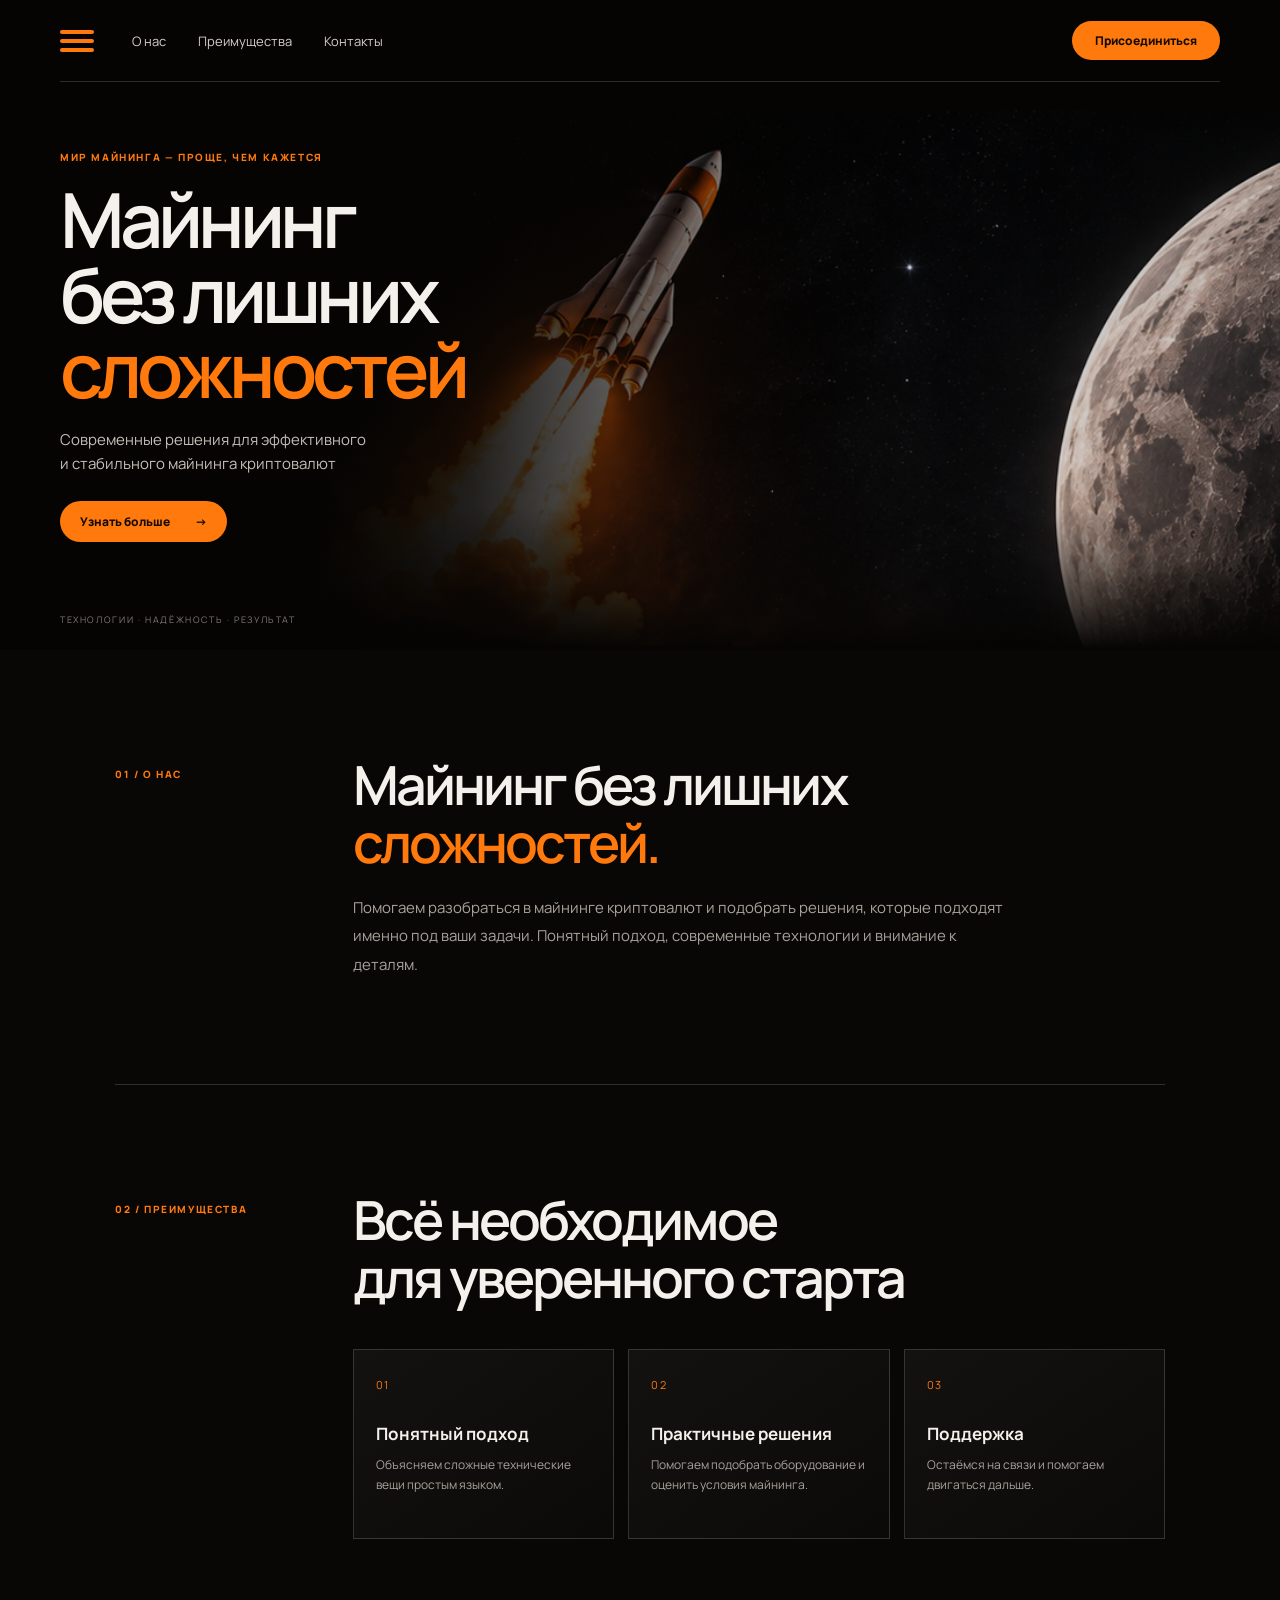
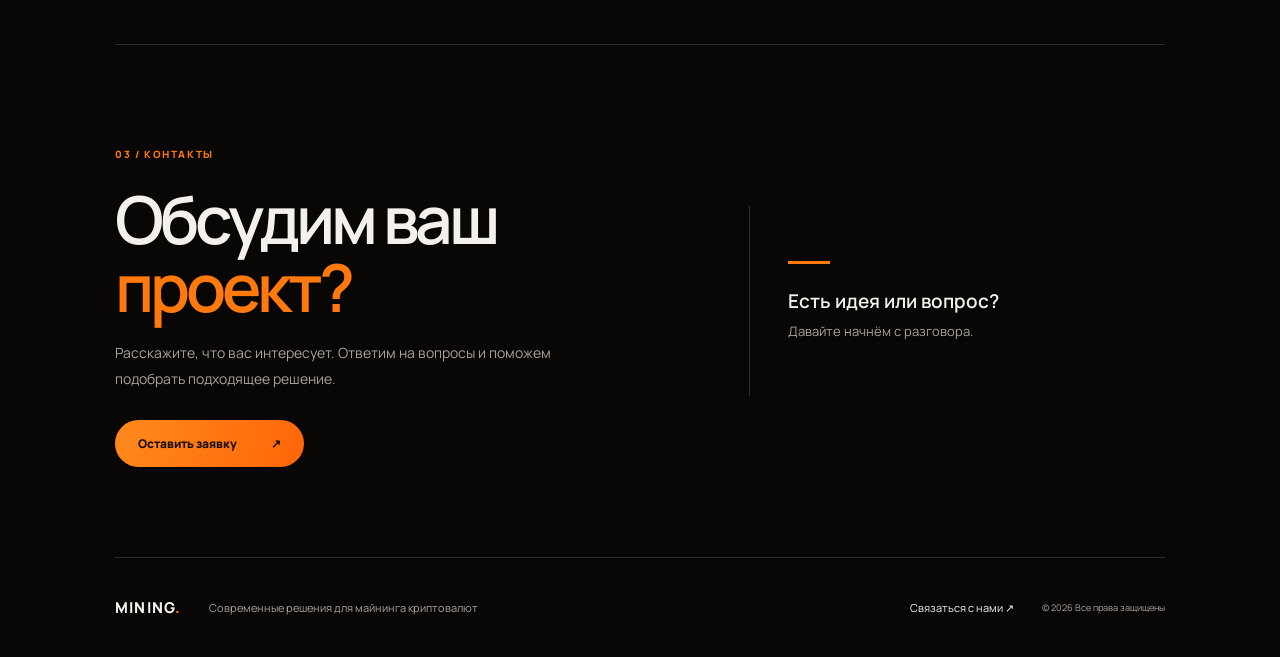
<file: index.html>
<!doctype html>
<html lang="ru">
<head>
  <meta charset="UTF-8">
  <meta name="viewport" content="width=device-width, initial-scale=1">
  <meta name="description" content="Современные решения для эффективного и стабильного майнинга криптовалют.">
  <meta name="theme-color" content="#080706">
  <title>Майнинг без лишних сложностей</title>
  <link rel="preconnect" href="https://fonts.googleapis.com">
  <link rel="preconnect" href="https://fonts.gstatic.com" crossorigin>
  <link href="https://fonts.googleapis.com/css2?family=Manrope:wght@400;500;600;700;800&display=swap" rel="stylesheet">
  <link rel="stylesheet" href="styles.css?v=contact-modal-2">
</head>
<body>
  <main>
    <section class="hero" id="top">
      <div class="hero-art" aria-hidden="true"></div>
      <div class="hero-shade" aria-hidden="true"></div>
      <div class="hero-inner">
        <header class="site-header">
          <a class="brand-mark" href="#top" aria-label="На главную">
            <span></span><span></span><span></span>
          </a>
          <nav class="main-nav" aria-label="Главная навигация">
            <a href="#about">О нас</a>
            <a href="#advantages">Преимущества</a>
            <a href="#contacts">Контакты</a>
          </nav>
          <button class="join-button" type="button" data-open-contact>Присоединиться</button>
          <button class="menu-toggle" aria-label="Открыть меню" aria-expanded="false">
            <span></span><span></span><span></span>
          </button>
        </header>

        <div class="mobile-menu" hidden>
          <a href="#about">О нас</a>
          <a href="#advantages">Преимущества</a>
          <a href="#contacts">Контакты</a>
        </div>

        <div class="hero-copy">
          <p class="eyebrow">МИР МАЙНИНГА — ПРОЩЕ, ЧЕМ КАЖЕТСЯ</p>
          <h1>Майнинг<br>без лишних<br><span>сложностей</span></h1>
          <p class="hero-description">Современные решения для эффективного<br class="desktop-break"> и стабильного майнинга криптовалют</p>
          <a class="primary-button" href="#about">Узнать больше <span aria-hidden="true">→</span></a>
        </div>
        <div class="hero-bottom-note">ТЕХНОЛОГИИ · НАДЁЖНОСТЬ · РЕЗУЛЬТАТ</div>
      </div>
    </section>

    <section class="intro content-section" id="about">
      <div class="section-kicker">01 / О НАС</div>
      <div class="section-content">
        <h2>Майнинг без лишних<br><span>сложностей.</span></h2>
        <p>Помогаем разобраться в майнинге криптовалют и подобрать решения, которые подходят именно под ваши задачи. Понятный подход, современные технологии и внимание к деталям.</p>
      </div>
    </section>

    <section class="advantages content-section" id="advantages">
      <div class="section-kicker">02 / ПРЕИМУЩЕСТВА</div>
      <div class="section-content">
        <h2>Всё необходимое<br>для уверенного старта</h2>
        <div class="advantage-grid">
          <article class="advantage-card">
            <span class="card-number">01</span>
            <h3>Понятный подход</h3>
            <p>Объясняем сложные технические вещи простым языком.</p>
          </article>
          <article class="advantage-card">
            <span class="card-number">02</span>
            <h3>Практичные решения</h3>
            <p>Помогаем подобрать оборудование и оценить условия майнинга.</p>
          </article>
          <article class="advantage-card">
            <span class="card-number">03</span>
            <h3>Поддержка</h3>
            <p>Остаёмся на связи и помогаем двигаться дальше.</p>
          </article>
        </div>
      </div>
    </section>

    <section class="contact-section" id="contacts">
      <div class="contact-copy">
        <div class="section-kicker">03 / КОНТАКТЫ</div>
        <h2>Обсудим ваш<br><span>проект?</span></h2>
        <p>Расскажите, что вас интересует. Ответим на вопросы и поможем подобрать подходящее решение.</p>
        <button class="contact-open-button" type="button" data-open-contact>
          Оставить заявку <span aria-hidden="true">↗</span>
        </button>
      </div>
      <div class="contact-side">
        <span class="contact-side-line"></span>
        <p>Есть идея или вопрос?</p>
        <span>Давайте начнём с разговора.</span>
      </div>
    </section>



  </main>

  <footer class="site-footer">
    <a class="footer-brand" href="#top">MINING<span>.</span></a>
    <p>Современные решения для майнинга криптовалют</p>
    <a href="#contacts">Связаться с нами <span aria-hidden="true">↗</span></a>
    <small>© <span id="year"></span> Все права защищены</small>
  </footer>


  <div class="contact-modal" id="contact-modal" aria-hidden="true">
      <div class="contact-modal-backdrop" data-close-contact></div>
      <div class="contact-modal-dialog" role="dialog" aria-modal="true" aria-labelledby="contact-modal-title">
        <button class="contact-modal-close" type="button" aria-label="Закрыть форму" data-close-contact>×</button>
        <div class="section-kicker">СВЯЗАТЬСЯ С НАМИ</div>
        <h2 id="contact-modal-title">Оставить <span>заявку</span></h2>
        <p class="modal-description">Заполните форму, и мы свяжемся с вами.</p>

        <form class="contact-form" id="contact-form">
          <label for="fullname">Ваше имя</label>
          <input id="fullname" name="ФИО" type="text" placeholder="Как к вам обращаться?" autocomplete="name" required minlength="2">
          <label for="phone">Номер телефона</label>
          <input id="phone" name="Телефон" type="tel" placeholder="+7 (___) ___-__-__" autocomplete="tel" required>
          <label for="email">Электронная почта</label>
          <input id="email" name="Email" type="email" placeholder="name@example.com" autocomplete="email" required>
          <label for="message">Чем можем помочь?</label>
          <textarea id="message" name="Сообщение" rows="3" placeholder="Коротко опишите ваш вопрос..."></textarea>

          <input class="honeypot" type="text" name="_honey" tabindex="-1" autocomplete="off" aria-hidden="true">
          <input type="hidden" name="_subject" value="Новая заявка с сайта">
          <input type="hidden" name="_template" value="table">

          <button class="submit-button" type="submit">Отправить заявку <span aria-hidden="true">→</span></button>
          <p class="form-status" id="form-status" role="status" aria-live="polite"></p>
          <p class="privacy-note">Нажимая «Отправить заявку», вы соглашаетесь на обработку указанных данных для ответа на обращение.</p>
        </form>
      </div>
    </div>

  <script src="script.js?v=contact-modal-2"></script>
</body>
</html>
</file>
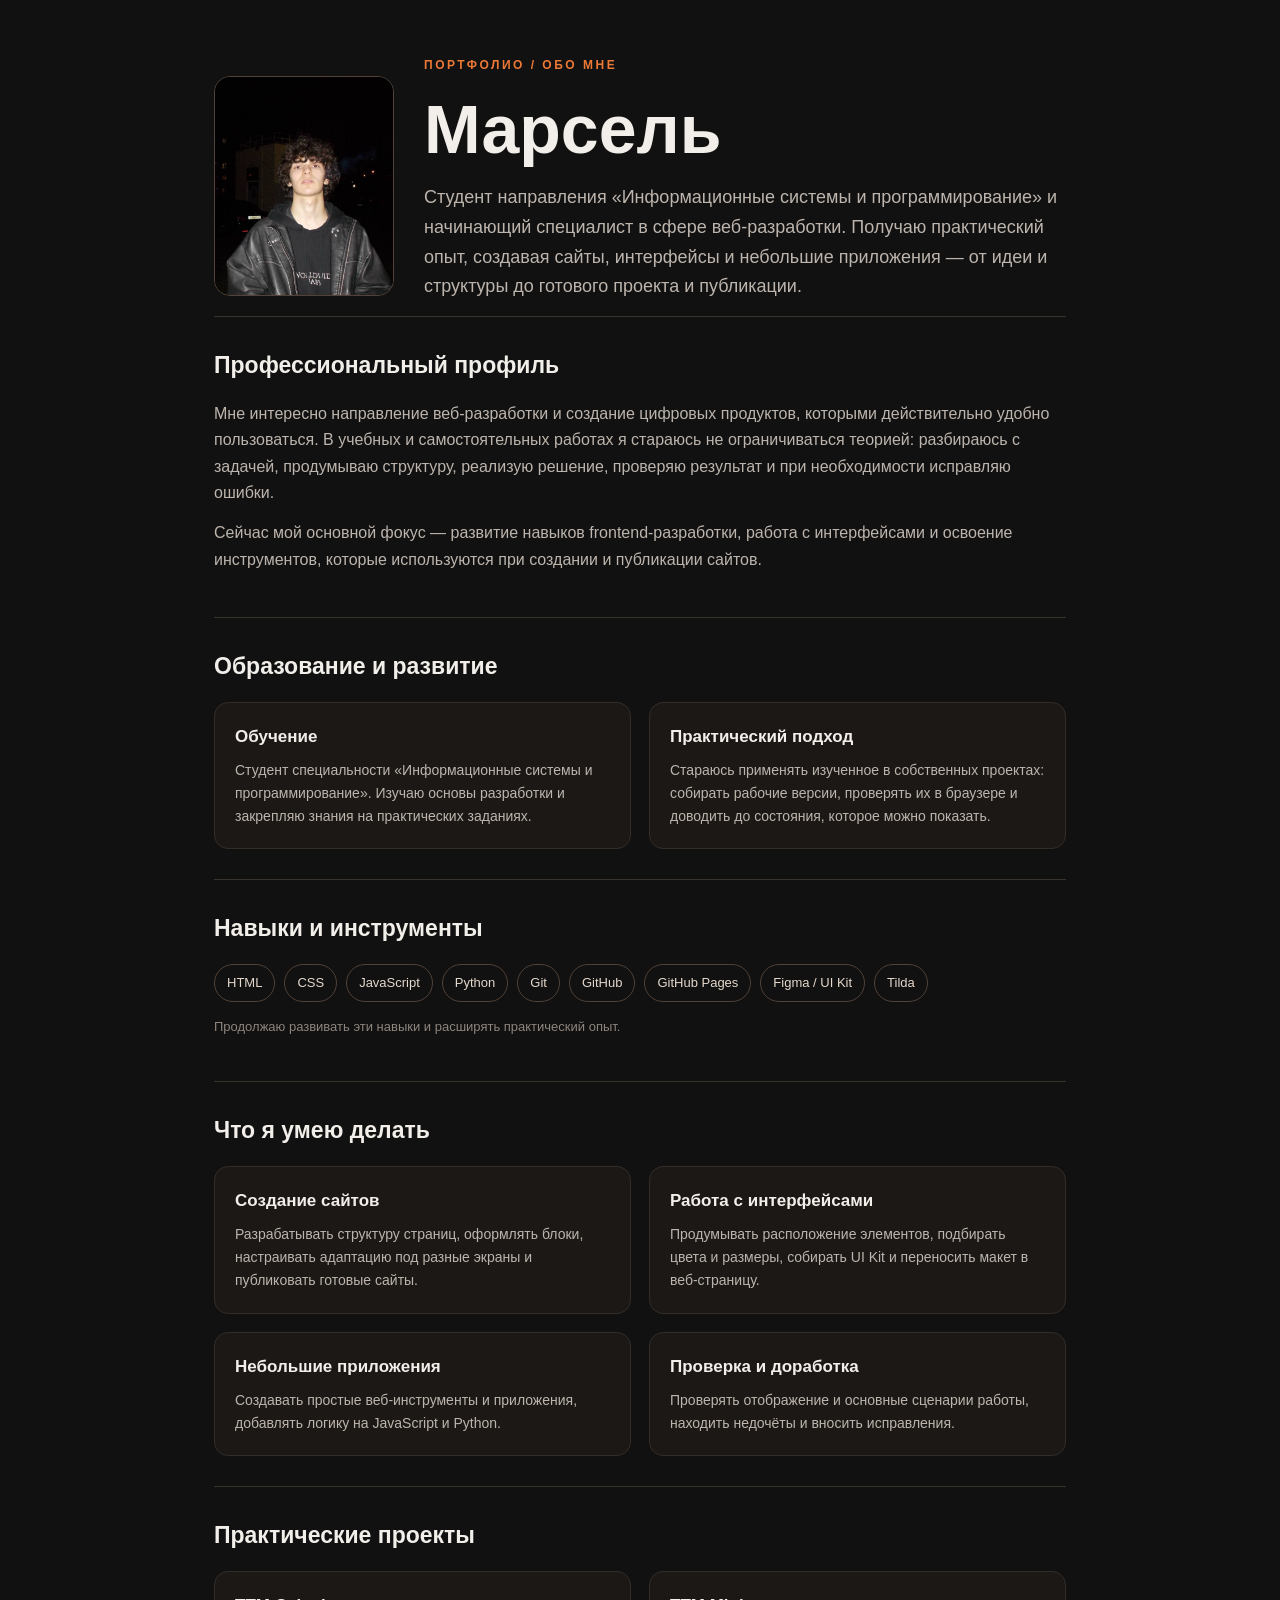
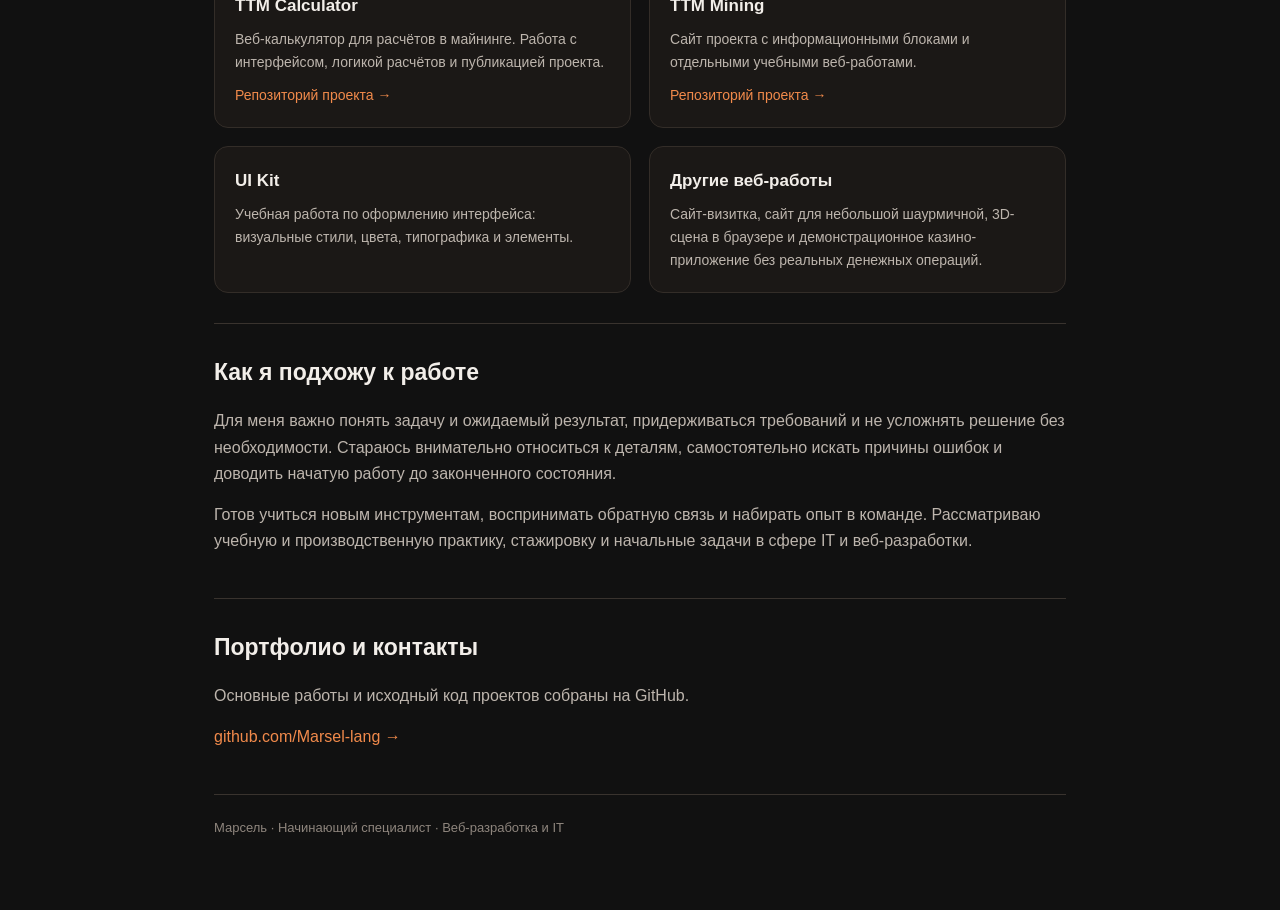
<file: projects/business-card/index.html>
<!doctype html>
<html lang="ru">
<head>
<meta charset="utf-8">
<meta name="viewport" content="width=device-width,initial-scale=1">
<title>Марсель — портфолио и опыт</title>
<style>
*{box-sizing:border-box}
body{margin:0;background:#111;color:#f2eee9;font:16px Arial,sans-serif;line-height:1.65}
main{width:min(900px,100%);margin:auto;padding:56px 24px 72px}
.label{color:#ed7936;font-size:12px;letter-spacing:2.5px;font-weight:bold}
h1{font-size:clamp(42px,8vw,68px);line-height:1.05;margin:18px 0}.hero{display:flex;align-items:center;gap:30px}.hero-photo{width:180px;height:220px;object-fit:cover;object-position:center 28%;border-radius:16px;border:1px solid #514137;flex-shrink:0}
h2{font-size:23px;margin:0 0 16px}
h3{font-size:17px;margin:0 0 8px}
p{color:#bdb5ad;margin:0 0 14px}
.intro{font-size:18px;max-width:720px}
section{border-top:1px solid #39332e;padding:30px 0}
.grid{display:grid;grid-template-columns:1fr 1fr;gap:18px}
.item{background:#1b1816;border:1px solid #332d28;border-radius:14px;padding:20px}
.item p{font-size:14px;margin:0}
.tags{display:flex;flex-wrap:wrap;gap:9px}
.tag{border:1px solid #514137;border-radius:20px;padding:7px 12px;color:#e5d8cc;font-size:13px}
a{color:#f18a4b;text-decoration:none}
a:hover{text-decoration:underline}
.note{font-size:13px;color:#8e857d}
footer{border-top:1px solid #39332e;padding-top:22px;color:#8e857d;font-size:13px}
@media(max-width:600px){main{padding:38px 18px 50px}.grid{grid-template-columns:1fr}.item{padding:17px}.hero{align-items:flex-start;gap:18px}.hero-photo{width:112px;height:145px;border-radius:12px}.intro{font-size:16px}}
</style>
</head>
<body>
<main>
<header>
<div class="hero">
<img class="hero-photo" src="photo_2026-11-27_14-14-52.jpg" alt="Фотография Марселя">
<div>
<div class="label">ПОРТФОЛИО / ОБО МНЕ</div>
<h1>Марсель</h1>
<p class="intro">Студент направления «Информационные системы и программирование» и начинающий специалист в сфере веб-разработки. Получаю практический опыт, создавая сайты, интерфейсы и небольшие приложения — от идеи и структуры до готового проекта и публикации.</p>
</div>
</div>
</header>

<section>
<h2>Профессиональный профиль</h2>
<p>Мне интересно направление веб-разработки и создание цифровых продуктов, которыми действительно удобно пользоваться. В учебных и самостоятельных работах я стараюсь не ограничиваться теорией: разбираюсь с задачей, продумываю структуру, реализую решение, проверяю результат и при необходимости исправляю ошибки.</p>
<p>Сейчас мой основной фокус — развитие навыков frontend-разработки, работа с интерфейсами и освоение инструментов, которые используются при создании и публикации сайтов.</p>
</section>

<section>
<h2>Образование и развитие</h2>
<div class="grid">
<div class="item"><h3>Обучение</h3><p>Студент специальности «Информационные системы и программирование». Изучаю основы разработки и закрепляю знания на практических заданиях.</p></div>
<div class="item"><h3>Практический подход</h3><p>Стараюсь применять изученное в собственных проектах: собирать рабочие версии, проверять их в браузере и доводить до состояния, которое можно показать.</p></div>
</div>
</section>

<section>
<h2>Навыки и инструменты</h2>
<div class="tags">
<span class="tag">HTML</span><span class="tag">CSS</span><span class="tag">JavaScript</span>
<span class="tag">Python</span><span class="tag">Git</span><span class="tag">GitHub</span>
<span class="tag">GitHub Pages</span><span class="tag">Figma / UI Kit</span><span class="tag">Tilda</span>
</div>
<p class="note" style="margin-top:14px">Продолжаю развивать эти навыки и расширять практический опыт.</p>
</section>

<section>
<h2>Что я умею делать</h2>
<div class="grid">
<div class="item"><h3>Создание сайтов</h3><p>Разрабатывать структуру страниц, оформлять блоки, настраивать адаптацию под разные экраны и публиковать готовые сайты.</p></div>
<div class="item"><h3>Работа с интерфейсами</h3><p>Продумывать расположение элементов, подбирать цвета и размеры, собирать UI Kit и переносить макет в веб-страницу.</p></div>
<div class="item"><h3>Небольшие приложения</h3><p>Создавать простые веб-инструменты и приложения, добавлять логику на JavaScript и Python.</p></div>
<div class="item"><h3>Проверка и доработка</h3><p>Проверять отображение и основные сценарии работы, находить недочёты и вносить исправления.</p></div>
</div>
</section>

<section>
<h2>Практические проекты</h2>
<div class="grid">
<div class="item"><h3>TTM Calculator</h3><p>Веб-калькулятор для расчётов в майнинге. Работа с интерфейсом, логикой расчётов и публикацией проекта.</p><p style="margin-top:10px"><a href="https://github.com/Marsel-lang/ttm-calc">Репозиторий проекта →</a></p></div>
<div class="item"><h3>TTM Mining</h3><p>Сайт проекта с информационными блоками и отдельными учебными веб-работами.</p><p style="margin-top:10px"><a href="https://github.com/Marsel-lang/mining-landing">Репозиторий проекта →</a></p></div>
<div class="item"><h3>UI Kit</h3><p>Учебная работа по оформлению интерфейса: визуальные стили, цвета, типографика и элементы.</p></div>
<div class="item"><h3>Другие веб-работы</h3><p>Сайт-визитка, сайт для небольшой шаурмичной, 3D-сцена в браузере и демонстрационное казино-приложение без реальных денежных операций.</p></div>
</div>
</section>

<section>
<h2>Как я подхожу к работе</h2>
<p>Для меня важно понять задачу и ожидаемый результат, придерживаться требований и не усложнять решение без необходимости. Стараюсь внимательно относиться к деталям, самостоятельно искать причины ошибок и доводить начатую работу до законченного состояния.</p>
<p>Готов учиться новым инструментам, воспринимать обратную связь и набирать опыт в команде. Рассматриваю учебную и производственную практику, стажировку и начальные задачи в сфере IT и веб-разработки.</p>
</section>

<section>
<h2>Портфолио и контакты</h2>
<p>Основные работы и исходный код проектов собраны на GitHub.</p>
<p><a href="https://github.com/Marsel-lang">github.com/Marsel-lang →</a></p>
</section>

<footer>Марсель · Начинающий специалист · Веб-разработка и IT</footer>
</main>
</body>
</html>
</file>
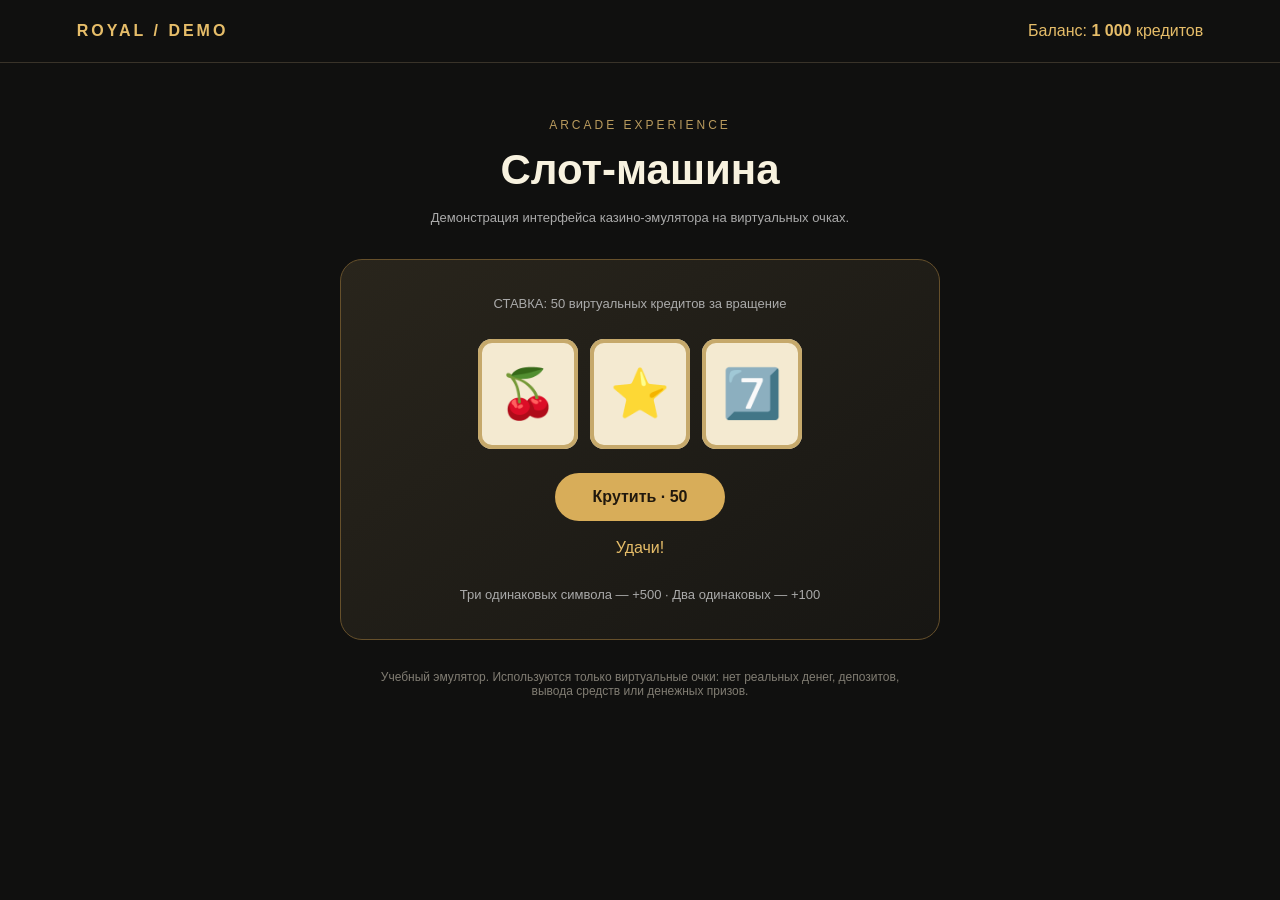
<file: projects/casino-demo/index.html>
<!doctype html>
<html lang="ru"><head><meta charset="utf-8"><meta name="viewport" content="width=device-width,initial-scale=1"><title>Royal — casino emulator</title><style>
*{box-sizing:border-box}body{margin:0;background:#10100f;color:#f8f2df;font:16px Arial,sans-serif;min-height:100vh}.top{padding:22px 6%;display:flex;justify-content:space-between;border-bottom:1px solid #393329}.brand{font-weight:bold;letter-spacing:3px;color:#e6bd69}.balance{color:#e6bd69}.main{width:min(850px,92%);margin:55px auto;text-align:center}.tag{font-size:12px;letter-spacing:3px;color:#b99b5e}h1{font-size:42px;margin:14px 0}.panel{margin:30px auto;padding:34px;background:linear-gradient(145deg,#29251c,#171613);border:1px solid #66502b;border-radius:22px;max-width:600px}.slots{display:flex;justify-content:center;gap:12px;margin:24px 0}.reel{width:100px;height:110px;display:grid;place-items:center;background:#f4ead1;color:#241c12;border-radius:14px;font-size:48px;box-shadow:inset 0 0 0 4px #c6a96b}.btn{border:0;border-radius:999px;background:#d8ad59;color:#20180d;font-weight:bold;padding:15px 38px;font-size:16px;cursor:pointer}.btn:disabled{opacity:.5;cursor:wait}.hint{color:#aaa;font-size:13px;line-height:1.6}.result{min-height:28px;color:#e6bd69;margin:18px 0}.note{margin:30px auto;color:#817d73;font-size:12px;max-width:550px}@media(max-width:500px){.reel{width:78px;height:90px;font-size:38px}.panel{padding:22px 12px}}
</style></head><body><header class="top"><div class="brand">ROYAL / DEMO</div><div class="balance">Баланс: <b id="balance">1 000</b> кредитов</div></header><main class="main"><div class="tag">ARCADE EXPERIENCE</div><h1>Слот-машина</h1><p class="hint">Демонстрация интерфейса казино-эмулятора на виртуальных очках.</p><section class="panel"><div class="hint">СТАВКА: 50 виртуальных кредитов за вращение</div><div class="slots"><div class="reel" id="r1">🍒</div><div class="reel" id="r2">⭐</div><div class="reel" id="r3">7️⃣</div></div><button class="btn" id="spin">Крутить · 50</button><div class="result" id="result">Удачи!</div><div class="hint">Три одинаковых символа — +500 · Два одинаковых — +100</div></section><p class="note">Учебный эмулятор. Используются только виртуальные очки: нет реальных денег, депозитов, вывода средств или денежных призов.</p></main><script>
const symbols=["🍒","🍋","⭐","💎","7️⃣"];let balance=1000;const els=[document.getElementById("r1"),document.getElementById("r2"),document.getElementById("r3")];const button=document.getElementById("spin");button.addEventListener("click",()=>{if(balance<50){document.getElementById("result").textContent="Недостаточно виртуальных кредитов.";return}balance-=50;const result=els.map(el=>symbols[Math.floor(Math.random()*symbols.length)]);els.forEach((el,i)=>el.textContent=result[i]);let prize=0;if(result.every(x=>x===result[0]))prize=500;else if(new Set(result).size===2)prize=100;balance+=prize;document.getElementById("balance").textContent=balance.toLocaleString("ru-RU");document.getElementById("result").textContent=prize?("Выигрыш: +"+prize+" кредитов"):"В этот раз без выигрыша";});
</script></body></html>
</file>
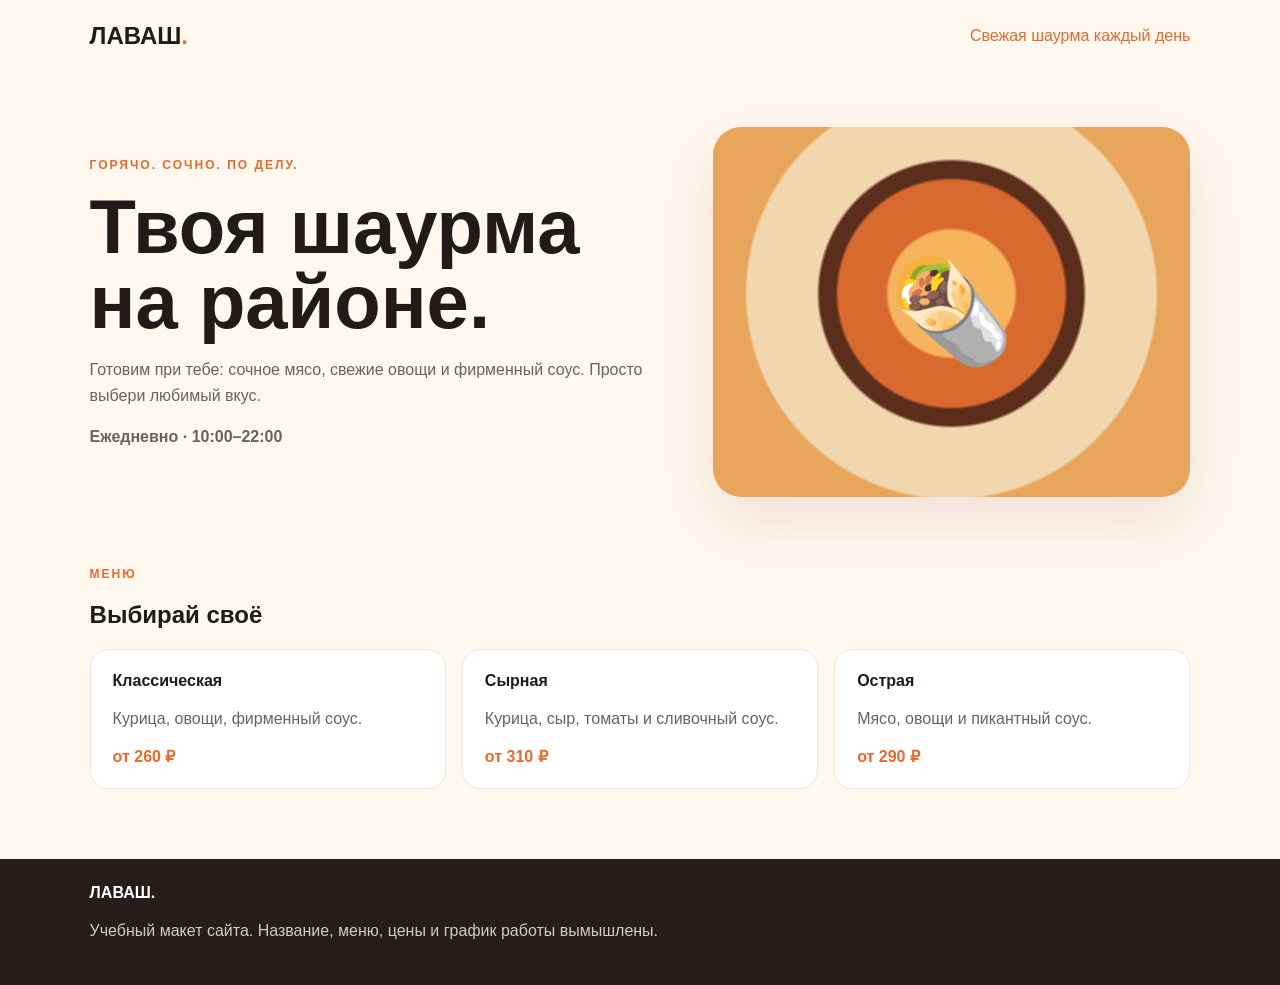
<file: projects/shawarma/index.html>
<!doctype html>
<html lang="ru"><head><meta charset="utf-8"><meta name="viewport" content="width=device-width,initial-scale=1"><title>Лаваш — шаурма рядом</title><style>
:root{--ink:#211a16;--orange:#e66a2c;--cream:#fff8ef}*{box-sizing:border-box}body{margin:0;font:16px Arial,sans-serif;background:var(--cream);color:var(--ink)}header{padding:22px 7%;display:flex;justify-content:space-between;align-items:center}header b{font-size:24px}header span{color:var(--orange)}main{padding:55px 7% 70px;display:grid;grid-template-columns:1.1fr .9fr;gap:40px;align-items:center}.tag{color:var(--orange);font-weight:bold;letter-spacing:2px;text-transform:uppercase;font-size:12px}h1{font-size:clamp(42px,7vw,76px);line-height:.98;margin:18px 0}p{line-height:1.6;color:#6c625b}.food{height:370px;border-radius:28px;background:radial-gradient(circle at 50% 45%,#f6b45f 0 20%,#d96a2e 21% 36%,#5b2e1b 37% 42%,#f2d7ae 43% 65%,#e8a55c 66%);display:grid;place-items:center;font-size:100px;box-shadow:0 24px 60px #8d4d2a22}.menu{padding:0 7% 70px}.items{display:grid;grid-template-columns:repeat(3,1fr);gap:16px}.item{background:#fff;border:1px solid #f0e5d8;border-radius:18px;padding:22px}.item strong{display:block;margin-bottom:8px}.price{color:var(--orange);font-weight:bold}footer{padding:25px 7%;background:#261d18;color:#fff}footer p{color:#d8c9be}@media(max-width:700px){main{grid-template-columns:1fr;padding-top:30px}.food{height:240px}.items{grid-template-columns:1fr}}
</style></head><body><header><b>ЛАВАШ<span>.</span></b><span>Свежая шаурма каждый день</span></header><main><section><div class="tag">Горячо. Сочно. По делу.</div><h1>Твоя шаурма<br>на районе.</h1><p>Готовим при тебе: сочное мясо, свежие овощи и фирменный соус. Просто выбери любимый вкус.</p><p><b>Ежедневно · 10:00–22:00</b></p></section><div class="food" aria-label="Иллюстрация шаурмы">🌯</div></main><section class="menu"><div class="tag">Меню</div><h2>Выбирай своё</h2><div class="items"><article class="item"><strong>Классическая</strong><p>Курица, овощи, фирменный соус.</p><span class="price">от 260 ₽</span></article><article class="item"><strong>Сырная</strong><p>Курица, сыр, томаты и сливочный соус.</p><span class="price">от 310 ₽</span></article><article class="item"><strong>Острая</strong><p>Мясо, овощи и пикантный соус.</p><span class="price">от 290 ₽</span></article></div></section><footer><b>ЛАВАШ.</b><p>Учебный макет сайта. Название, меню, цены и график работы вымышлены.</p></footer></body></html>
</file>
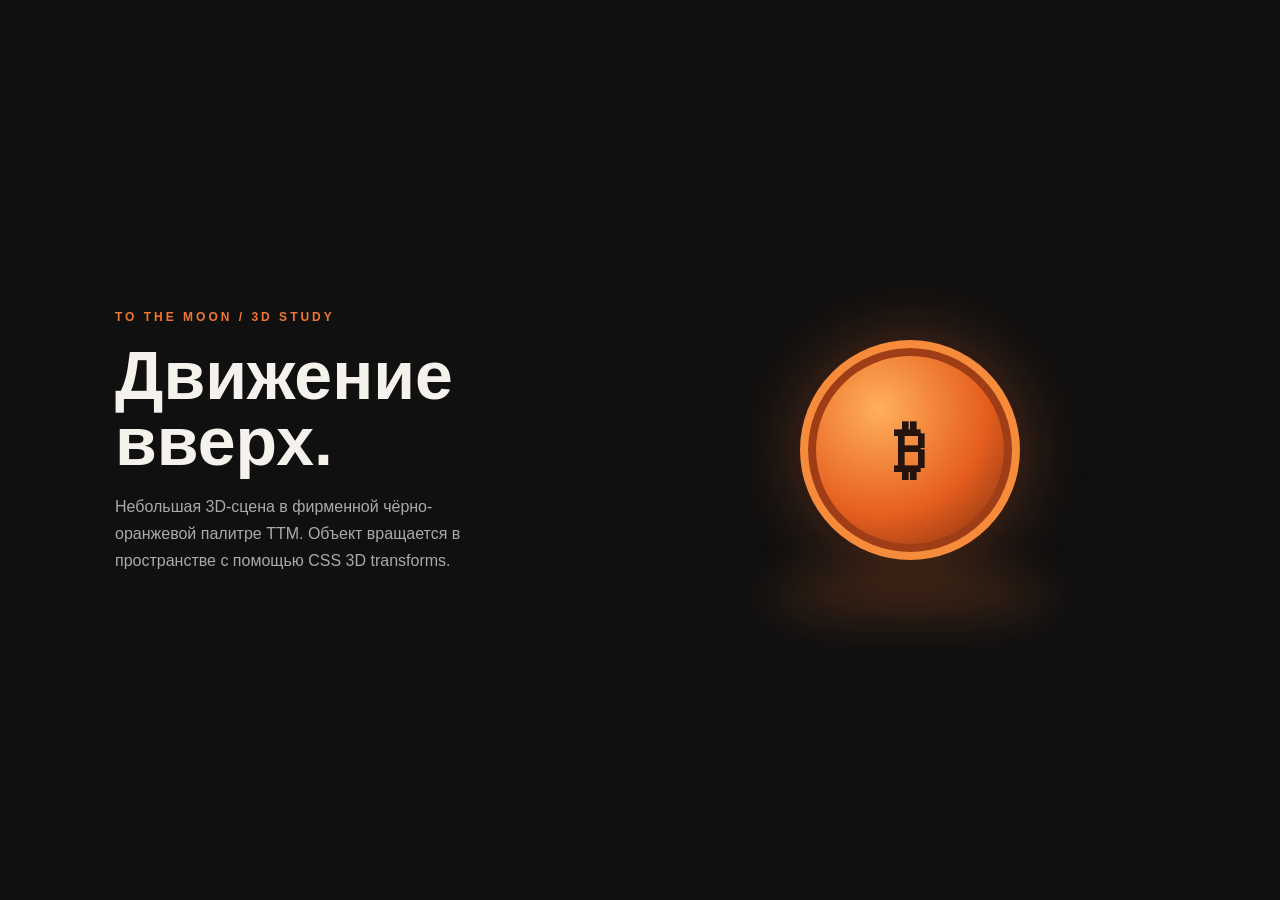
<file: projects/ttm-3d/index.html>
<!doctype html>
<html lang="ru"><head><meta charset="utf-8"><meta name="viewport" content="width=device-width,initial-scale=1"><title>TTM — 3D showcase</title><style>
*{box-sizing:border-box}body{margin:0;background:#101010;color:#f5f2ee;font:16px Arial,sans-serif;min-height:100vh;display:grid;place-items:center;overflow:hidden}.wrap{width:min(1050px,92%);display:grid;grid-template-columns:1fr 1fr;align-items:center;gap:30px}.label{color:#f07832;letter-spacing:3px;font-size:12px;font-weight:bold}h1{font-size:clamp(40px,6vw,68px);line-height:.98;margin:18px 0}p{color:#aaa;line-height:1.7;max-width:390px}.stage{height:440px;display:grid;place-items:center;perspective:900px}.coin{width:220px;height:220px;position:relative;transform-style:preserve-3d;animation:turn 9s linear infinite}.face{position:absolute;inset:0;border-radius:50%;background:radial-gradient(circle at 35% 30%,#ffb05a,#e65e1e 55%,#6b260d);border:8px solid #f58b3b;box-shadow:0 0 70px #ed6a2d55,inset 0 0 0 8px #9e3d16;display:grid;place-items:center;font-size:64px;font-weight:bold;color:#25140d;backface-visibility:hidden}.back{transform:rotateY(180deg)}.shadow{position:absolute;width:280px;height:50px;border-radius:50%;background:#f0783230;filter:blur(22px);transform:translateY(145px)}@keyframes turn{from{transform:rotateY(0) rotateX(-12deg)}to{transform:rotateY(360deg) rotateX(-12deg)}}@media(max-width:700px){.wrap{grid-template-columns:1fr;padding:50px 0}.stage{height:280px}.coin{width:170px;height:170px}}
</style></head><body><main class="wrap"><section><div class="label">TO THE MOON / 3D STUDY</div><h1>Движение<br>вверх.</h1><p>Небольшая 3D-сцена в фирменной чёрно-оранжевой палитре TTM. Объект вращается в пространстве с помощью CSS 3D transforms.</p></section><div class="stage"><div class="shadow"></div><div class="coin"><div class="face">₿</div><div class="face back">TTM</div></div></div></main></body></html>
</file>
<file: styles.css>
* { box-sizing: border-box; }
:root {
  --bg: #080706;
  --panel: #11100e;
  --text: #f4f0eb;
  --muted: #a9a29a;
  --orange: #ff790d;
  --orange-light: #ff9a3c;
  --line: rgba(255,255,255,.16);
  --font: "Manrope", Arial, sans-serif;
}
html { scroll-behavior: smooth; scroll-padding-top: 88px; }
body { margin: 0; background: var(--bg); color: var(--text); font-family: var(--font); }
a { color: inherit; text-decoration: none; }
button, input, textarea { font: inherit; }
.hero {
  position: relative; min-height: 650px; overflow: hidden; isolation: isolate;
  background: #050403;
}
.hero-art {
  position: absolute; z-index: -2; inset: 110px 0 0 22%;
  background: url("assets/rocket-moon.png") center 53% / cover no-repeat;
  opacity: .96;
}
.hero-shade {
  position: absolute; z-index: -1; inset: 0;
  background: linear-gradient(90deg, #050403 0%, #050403 24%, rgba(5,4,3,.88) 37%, rgba(5,4,3,.12) 72%, rgba(5,4,3,.18) 100%),
              linear-gradient(0deg, #050403 0%, transparent 22%, transparent 78%, #050403 100%);
}
.hero-inner { width: min(1160px, calc(100% - 88px)); margin: 0 auto; position: relative; min-height: 650px; }
.site-header {
  height: 82px; display: flex; align-items: center; gap: 38px;
  border-bottom: 1px solid var(--line);
}
.brand-mark { width: 34px; display: flex; flex-direction: column; gap: 5px; flex: 0 0 auto; }
.brand-mark span { display: block; height: 4px; width: 34px; border-radius: 8px; background: var(--orange); }
.main-nav { display: flex; align-items: center; gap: 32px; font-size: 13px; color: #d4cec7; }
.main-nav a, .mobile-menu a { transition: color .2s; }
.main-nav a:hover, .mobile-menu a:hover { color: var(--orange-light); }
.join-button {
  margin-left: auto; background: var(--orange); color: #160b03; font-size: 12px; font-weight: 800;
  padding: 11px 23px; border: 0; border-radius: 30px; font-family: inherit; cursor: pointer; transition: transform .2s, background .2s;
}
.join-button:hover, .primary-button:hover { transform: translateY(-2px); background: var(--orange-light); }
.menu-toggle { display: none; }
.hero-copy { padding-top: 68px; max-width: 490px; }
.eyebrow, .section-kicker { color: var(--orange); letter-spacing: .16em; font-size: 10px; font-weight: 800; }
.eyebrow { margin: 0 0 18px; }
.hero h1 { font-size: clamp(48px, 6vw, 76px); line-height: .99; letter-spacing: -.065em; margin: 0; font-weight: 600; }
.hero h1 span, .section-content h2 span, .contact-heading h2 span { color: var(--orange); }
.hero-description { color: #c5beb7; line-height: 1.65; font-size: 15px; margin: 20px 0 24px; }
.primary-button {
  display: inline-flex; gap: 25px; align-items: center; background: var(--orange); color: #160b03;
  padding: 12px 20px; border-radius: 30px; font-size: 12px; font-weight: 800; transition: .2s;
}
.hero-bottom-note { position: absolute; bottom: 24px; left: 0; font-size: 9px; letter-spacing: .18em; color: #827a72; }
.content-section { width: min(1050px, calc(100% - 88px)); margin: 0 auto; display: grid; grid-template-columns: 190px 1fr; gap: 48px; padding: 105px 0; border-bottom: 1px solid var(--line); }
.section-kicker { padding-top: 12px; }
.section-content h2, .contact-heading h2 { font-size: clamp(34px, 4.3vw, 54px); line-height: 1.08; letter-spacing: -.055em; margin: 0 0 22px; font-weight: 600; }
.section-content > p { max-width: 650px; color: var(--muted); font-size: 15px; line-height: 1.9; margin: 0; }
.advantage-grid { display: grid; grid-template-columns: repeat(3, 1fr); gap: 14px; margin-top: 42px; }
.advantage-card { min-height: 190px; border: 1px solid var(--line); background: linear-gradient(145deg, rgba(255,255,255,.045), rgba(255,255,255,.01)); padding: 22px; }
.card-number { color: var(--orange); font-size: 11px; letter-spacing: .12em; }
.advantage-card h3 { font-size: 17px; margin: 28px 0 10px; }
.advantage-card p { color: var(--muted); font-size: 12px; line-height: 1.7; margin: 0; }
.contact-section {
  width: min(1050px, calc(100% - 88px)); margin: 0 auto; padding: 105px 0 115px;
  display: grid; grid-template-columns: 1fr 420px; align-items: start; gap: 70px;
}
.contact-heading h2 { margin-top: 22px; }
.contact-heading p { color: var(--muted); font-size: 14px; line-height: 1.8; }
.contact-form { background: #f7f6f4; color: #171411; padding: 30px 34px 25px; }
.contact-form h2 { text-align: center; font-size: 18px; font-weight: 600; margin: 0 0 25px; }
.contact-form label { display: block; font-size: 11px; font-weight: 700; margin: 14px 0 7px; }
.contact-form input:not([type="hidden"]), .contact-form textarea {
  width: 100%; border: 1px solid transparent; background: #eae8e5; color: #171411; border-radius: 2px;
  padding: 12px 13px; font-size: 13px; outline: none; transition: border .2s, background .2s;
}
.contact-form input:focus, .contact-form textarea:focus { border-color: var(--orange); background: #fff; }
.contact-form textarea { resize: vertical; min-height: 105px; }
.contact-form input::placeholder, .contact-form textarea::placeholder { color: #9a948e; }
.submit-button {
  width: 100%; border: 0; border-radius: 30px; margin-top: 23px; padding: 13px 18px;
  background: #080706; color: white; cursor: pointer; font-size: 12px; font-weight: 700; transition: .2s;
}
.submit-button:hover { background: var(--orange); color: #160b03; }
.submit-button:disabled { opacity: .65; cursor: wait; }
.form-status { min-height: 18px; font-size: 12px; text-align: center; margin: 12px 0 0; }
.form-status.success { color: #187444; }
.form-status.error { color: #b3261e; }
.privacy-note { font-size: 9px; color: #77716b; line-height: 1.5; text-align: center; margin: 5px 0 0; }
.honeypot { position: absolute !important; left: -5000px !important; opacity: 0 !important; }
.site-footer {
  border-top: 1px solid var(--line); min-height: 100px; width: min(1050px, calc(100% - 88px));
  margin: 0 auto; display: flex; align-items: center; gap: 28px; color: var(--muted); font-size: 11px;
}
.footer-brand { color: var(--text); font-size: 15px; font-weight: 800; letter-spacing: .08em; }
.footer-brand span { color: var(--orange); }
.site-footer p { margin-right: auto; }
.site-footer > a:not(.footer-brand) { color: var(--text); }
.site-footer small { white-space: nowrap; }
@media (max-width: 760px) {
  .hero, .hero-inner { min-height: 650px; }
  .hero-inner, .content-section, .contact-section, .site-footer { width: min(100% - 40px, 560px); }
  .site-header { height: 72px; gap: 20px; }
  .main-nav, .join-button { display: none; }
  .menu-toggle { display: flex; margin-left: auto; width: 38px; height: 38px; flex-direction: column; justify-content: center; gap: 5px; border: 0; background: transparent; cursor: pointer; }
  .menu-toggle span { width: 27px; height: 3px; background: var(--orange); border-radius: 5px; }
  .mobile-menu { position: absolute; z-index: 5; top: 72px; right: 0; width: 190px; padding: 17px; background: #171411; border: 1px solid var(--line); display: flex; flex-direction: column; gap: 15px; font-size: 13px; }
  .mobile-menu[hidden] { display: none; }
  .hero-art { inset: 230px -90px 0 0; background-position: 48% center; opacity: .82; }
  .hero-shade { background: linear-gradient(180deg, #050403 0%, #050403 27%, rgba(5,4,3,.25) 60%, #050403 100%); }
  .hero-copy { padding-top: 58px; max-width: 100%; }
  .eyebrow { font-size: 9px; }
  .hero h1 { font-size: clamp(46px, 13vw, 66px); }
  .hero-description { font-size: 13px; max-width: 330px; }
  .desktop-break { display: none; }
  .hero-bottom-note { font-size: 8px; }
  .content-section { grid-template-columns: 1fr; gap: 20px; padding: 75px 0; }
  .section-kicker { padding: 0; }
  .section-content h2, .contact-heading h2 { font-size: 39px; }
  .advantage-grid { grid-template-columns: 1fr; margin-top: 28px; }
  .advantage-card { min-height: 150px; }
  .advantage-card h3 { margin-top: 18px; }
  .contact-section { grid-template-columns: 1fr; gap: 28px; padding: 75px 0; }
  .contact-form { padding: 25px 20px; }
  .site-footer { padding: 25px 0; display: grid; grid-template-columns: 1fr 1fr; gap: 12px; }
  .site-footer p { grid-column: 1 / -1; grid-row: 2; margin: 0; }
  .site-footer small { text-align: right; }
}
@media (prefers-reduced-motion: reduce) { html { scroll-behavior: auto; } *, *::before, *::after { transition-duration: .01ms !important; } }


/* Контактная секция и форма в модальном окне */
.contact-section {
  position: relative;
  min-height: 390px;
  padding: 90px 0;
  grid-template-columns: 1.15fr .85fr;
  align-items: center;
  border-bottom: 0;
}
.contact-copy { max-width: 600px; }
.contact-copy h2 {
  font-size: clamp(42px, 5.2vw, 66px);
  line-height: 1.04;
  letter-spacing: -.06em;
  font-weight: 600;
  margin: 24px 0 18px;
}
.contact-copy h2 span, .contact-modal-dialog h2 span { color: var(--orange); }
.contact-copy > p {
  max-width: 460px;
  color: var(--muted);
  font-size: 14px;
  line-height: 1.85;
  margin: 0 0 28px;
}
.contact-open-button {
  display: inline-flex;
  align-items: center;
  gap: 34px;
  border: 0;
  border-radius: 30px;
  padding: 15px 23px;
  background: linear-gradient(110deg, #ff8a1d, #ff6508);
  color: #160b03;
  font-size: 12px;
  font-weight: 800;
  cursor: pointer;
  transition: transform .2s, filter .2s;
}
.contact-open-button:hover { transform: translateY(-2px); filter: brightness(1.12); }
.contact-side {
  min-height: 190px;
  border-left: 1px solid rgba(255,255,255,.16);
  padding: 20px 0 20px 38px;
  display: flex;
  flex-direction: column;
  justify-content: center;
  align-items: flex-start;
}
.contact-side-line { width: 42px; height: 3px; background: var(--orange); margin-bottom: 24px; }
.contact-side p { color: #f4f0eb; font-size: 19px; font-weight: 600; margin: 0 0 8px; }
.contact-side > span:last-child { color: var(--muted); font-size: 13px; }
.contact-modal {
  display: none;
  position: fixed;
  inset: 0;
  z-index: 1000;
  display: flex;
  align-items: center;
  justify-content: center;
  padding: 24px;
  opacity: 0;
  visibility: hidden;
  pointer-events: none;
  transition: opacity .22s ease, visibility .22s ease;
}
.contact-modal.is-open {
  display: flex;
  opacity: 1;
  visibility: visible;
  pointer-events: auto;
}
.contact-modal-backdrop {
  position: absolute;
  inset: 0;
  background: rgba(0,0,0,.78);
  backdrop-filter: blur(9px);
}
.contact-modal-dialog {
  position: relative;
  width: min(100%, 510px);
  max-height: min(90vh, 820px);
  overflow-y: auto;
  padding: 38px 42px 32px;
  background: linear-gradient(145deg, #191613, #0d0c0a);
  border: 1px solid rgba(255,255,255,.13);
  box-shadow: 0 28px 100px rgba(0,0,0,.55);
  transform: translateY(14px) scale(.985);
  transition: transform .22s ease;
}
.contact-modal.is-open .contact-modal-dialog { transform: translateY(0) scale(1); }
.contact-modal-close {
  position: absolute;
  top: 13px;
  right: 17px;
  width: 36px;
  height: 36px;
  border: 1px solid rgba(255,255,255,.14);
  border-radius: 50%;
  background: rgba(255,255,255,.04);
  color: #f4f0eb;
  font-size: 25px;
  line-height: 1;
  cursor: pointer;
  transition: background .2s, color .2s;
}
.contact-modal-close:hover { background: var(--orange); color: #160b03; }
.contact-modal-dialog h2 {
  margin: 15px 0 8px;
  font-size: clamp(30px, 5vw, 42px);
  line-height: 1.1;
  letter-spacing: -.05em;
  font-weight: 600;
}
.modal-description { color: var(--muted); font-size: 13px; margin: 0 0 22px; }
.contact-modal .contact-form { padding: 0; background: transparent; color: var(--text); }
.contact-modal .contact-form label { color: #d9d2ca; font-size: 11px; margin: 14px 0 7px; }
.contact-modal .contact-form input:not([type="hidden"]),
.contact-modal .contact-form textarea {
  background: rgba(255,255,255,.055);
  border: 1px solid rgba(255,255,255,.12);
  color: var(--text);
  border-radius: 5px;
  padding: 13px 14px;
  font-size: 13px;
}
.contact-modal .contact-form input:focus,
.contact-modal .contact-form textarea:focus {
  border-color: var(--orange);
  background: rgba(255,255,255,.08);
}
.contact-modal .contact-form input::placeholder,
.contact-modal .contact-form textarea::placeholder { color: #817a72; }
.contact-modal .contact-form textarea { min-height: 86px; }
.contact-modal .submit-button {
  margin-top: 20px;
  padding: 14px 18px;
  border-radius: 5px;
  background: linear-gradient(110deg, #ff8a1d, #ff6508);
  color: #160b03;
}
.contact-modal .submit-button:hover { filter: brightness(1.12); background: linear-gradient(110deg, #ff9a3c, #ff790d); }
.contact-modal .form-status { color: var(--muted); }
.contact-modal .form-status.success { color: #71d69b; }
.contact-modal .form-status.error { color: #ff8b82; }
.contact-modal .privacy-note { color: #817a72; }
body.modal-open { overflow: hidden; }
@media (max-width: 760px) {
  .contact-section {
    min-height: auto;
    grid-template-columns: 1fr;
    gap: 42px;
    padding: 75px 0;
  }
  .contact-copy h2 { font-size: 43px; }
  .contact-side { min-height: auto; padding: 8px 0 8px 22px; }
  .contact-modal { padding: 12px; }
  .contact-modal-dialog { padding: 34px 22px 25px; max-height: 94vh; }
}

/* Надёжное скрытие формы до нажатия на кнопку */
.contact-modal[aria-hidden="true"] { display: none; }
.contact-modal[aria-hidden="false"] { display: flex; }
</file>
